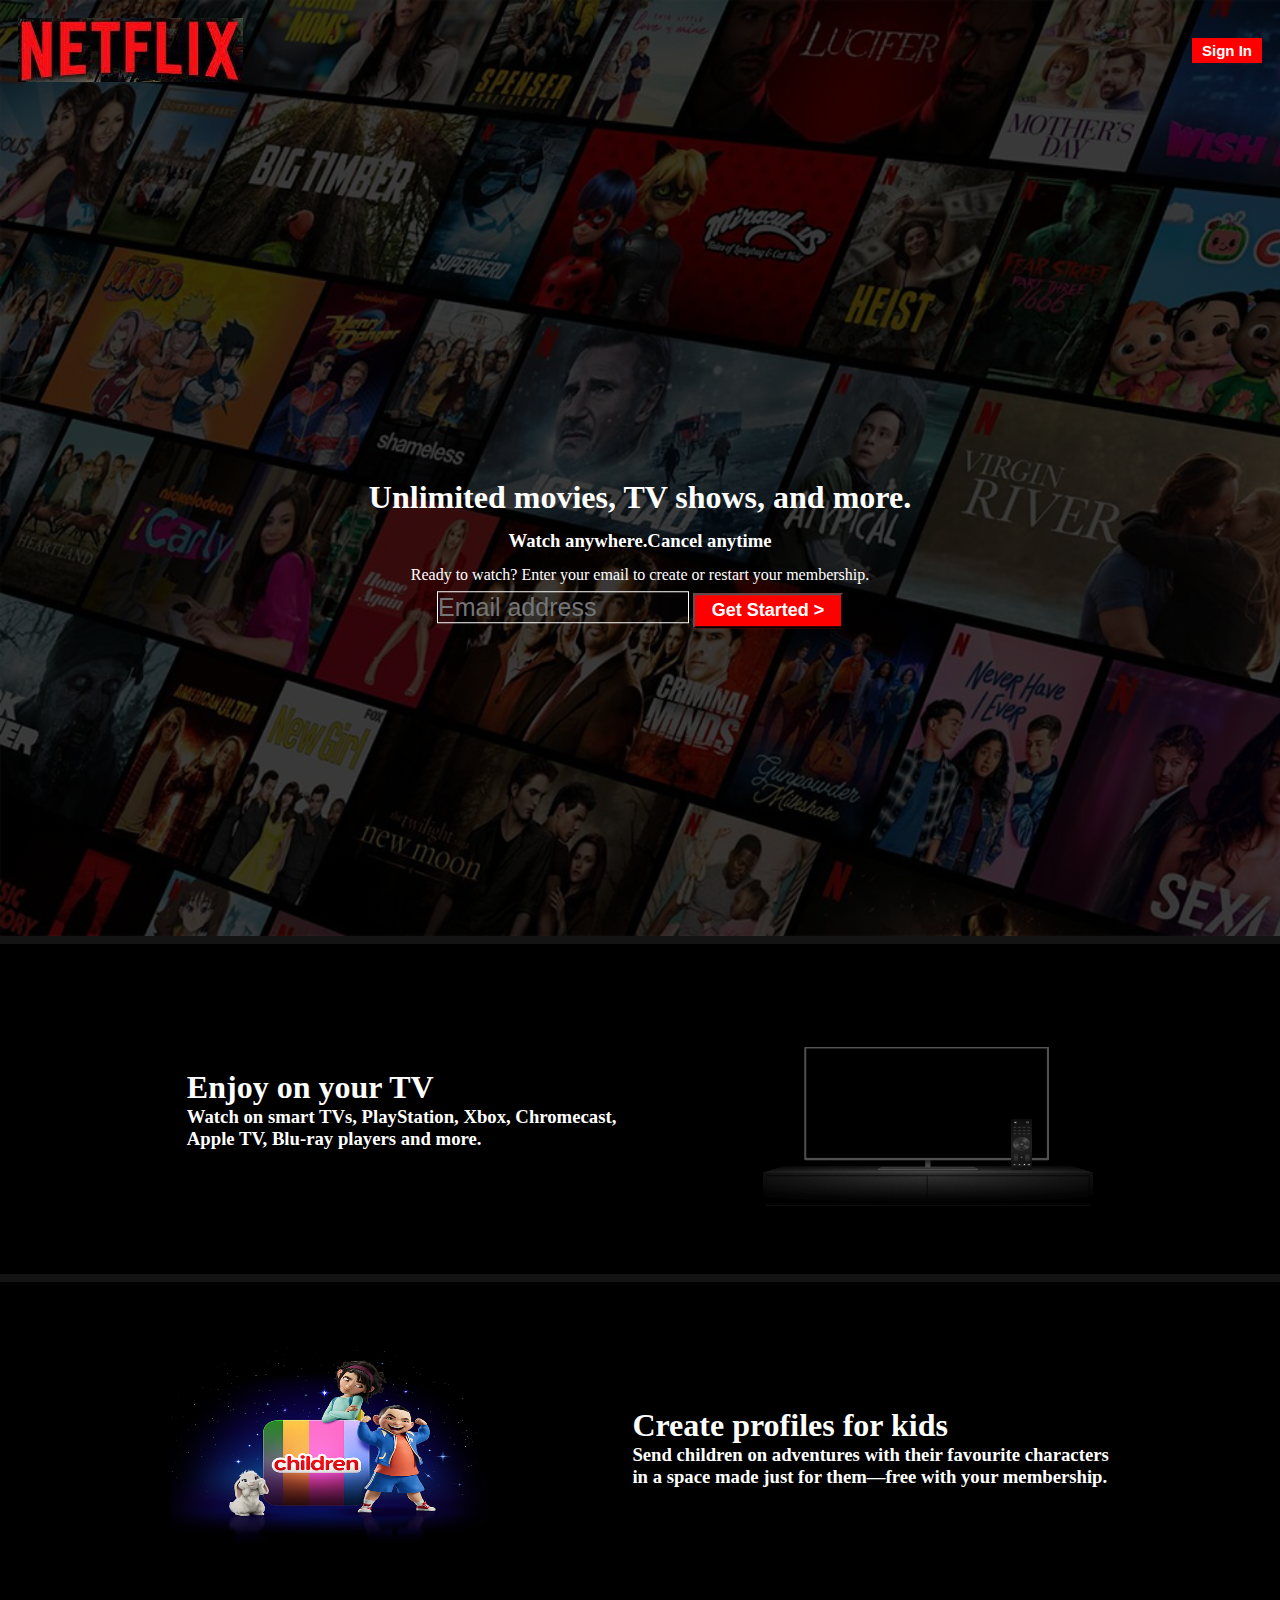
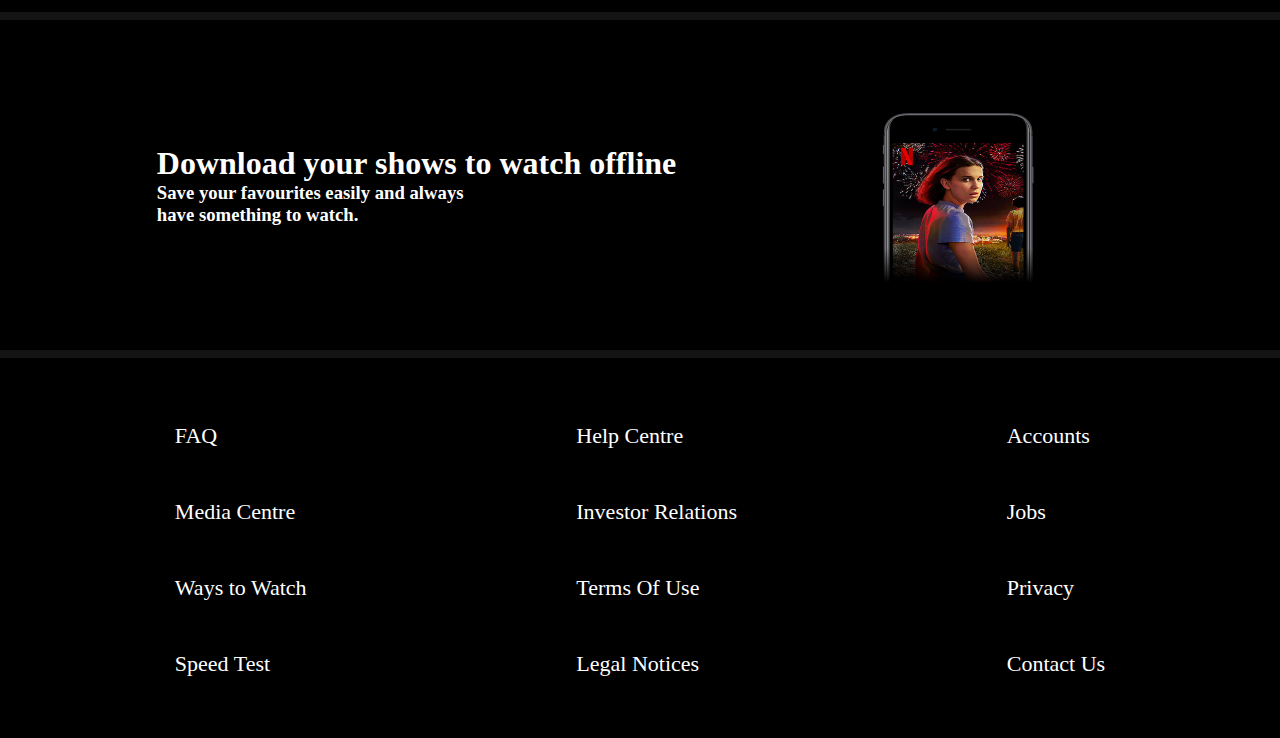
<file: index.html>
<!DOCTYPE html>
<html lang="en">
<head>
    <meta charset="UTF-8">
    <meta name="viewport" content="width=device-width, initial-scale=1.0">
    <title>Document</title>
    <link rel="stylesheet" href="netflix.css">
</head>
<body>
    <div class="header">
        <nav class="nav">
            <img src="logo.jpg"  >
            <div>
                <button class="Button"><b>Sign In</b> </button>
            </div>
        </nav>
        <div class="inside">
         <h1 class="paddin">Unlimited movies, TV shows, and more.</h1>
         <h3 class="paddin">Watch anywhere.Cancel anytime</h3>
         <p class="paddin">Ready to watch? Enter your email to create or restart your 
            membership.
         </p>
         <form action="none" >
            <input type="text" name="email" id="email" class="form" placeholder="Email address">
            <button class="buton"><b>Get Started ></b></button>
         </form>

    

        </div>
        </div>
        
         
    <div class="out">
  
    
            <div>
        <h1 >Enjoy on your TV</h1>
        <h3>Watch on smart TVs, PlayStation, Xbox, Chromecast, <br>Apple
             TV, Blu-ray players and more.</h3>
            </div>
            <div><img src="tv.png" class="im" alt=""></div>
        
    </div>
    <div class="out">
        <div><img src="child.png"class="im" alt=""></div>
    
        <div>
    <h1 >Create profiles for kids</h1>
    <h3>Send children on adventures with their favourite characters <br>in a space made just for 
        them—free with your membership.</h3>
        </div>
       
    
</div>
<div class="out">
  
    
    <div>
<h1 >Download your shows to watch offline</h1>
<h3>Save your favourites easily and always <br>
     have something to watch.</h3>
    </div>
    <div><img src="offline.jpg" class="im"></div>

</div>
<div class="faq">
    <div >
        <ul type="none">
            <li><a href="www.google.com">FAQ</a></li>
            <li><a href="">Media Centre</a></li>
            <li><a href="">Ways to Watch</a></li>
            <li><a href="">Speed Test</a></li>
        </ul>
    </div>
    <div>
        <ul type="none">
            <li><a href="">Help Centre</a></li>
            <li><a href="">Investor Relations</a></li>
            <li><a href="">Terms Of Use</a></li>
            <li><a href="">Legal Notices</a></li>
        </ul>
    </div>
    <div>
        <ul type="none">
            <li><a href="">Accounts</a></li>
            <li><a href="">Jobs</a></li>
            <li><a href="">Privacy</a></li>
            <li><a href="">Contact Us</a></li>
        </ul>
    </div>
</div>
</body>
</html>
</file>
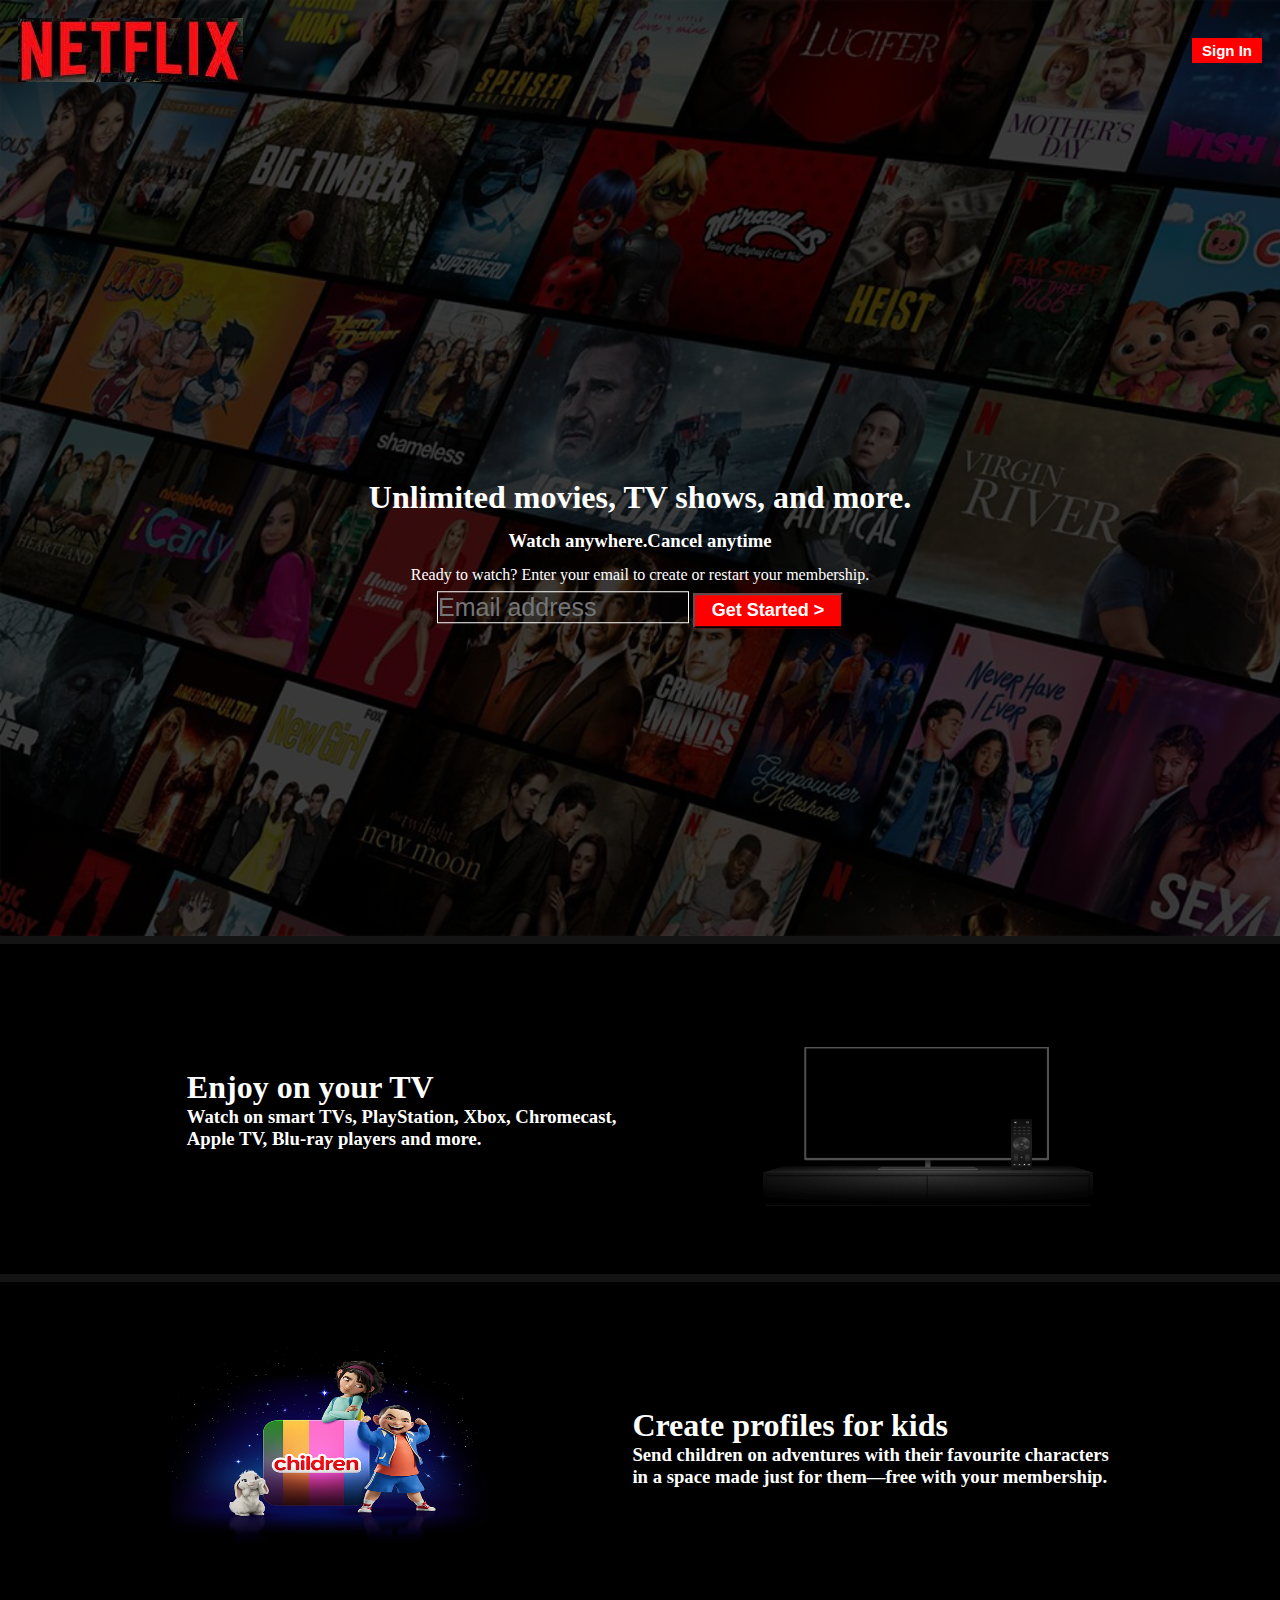
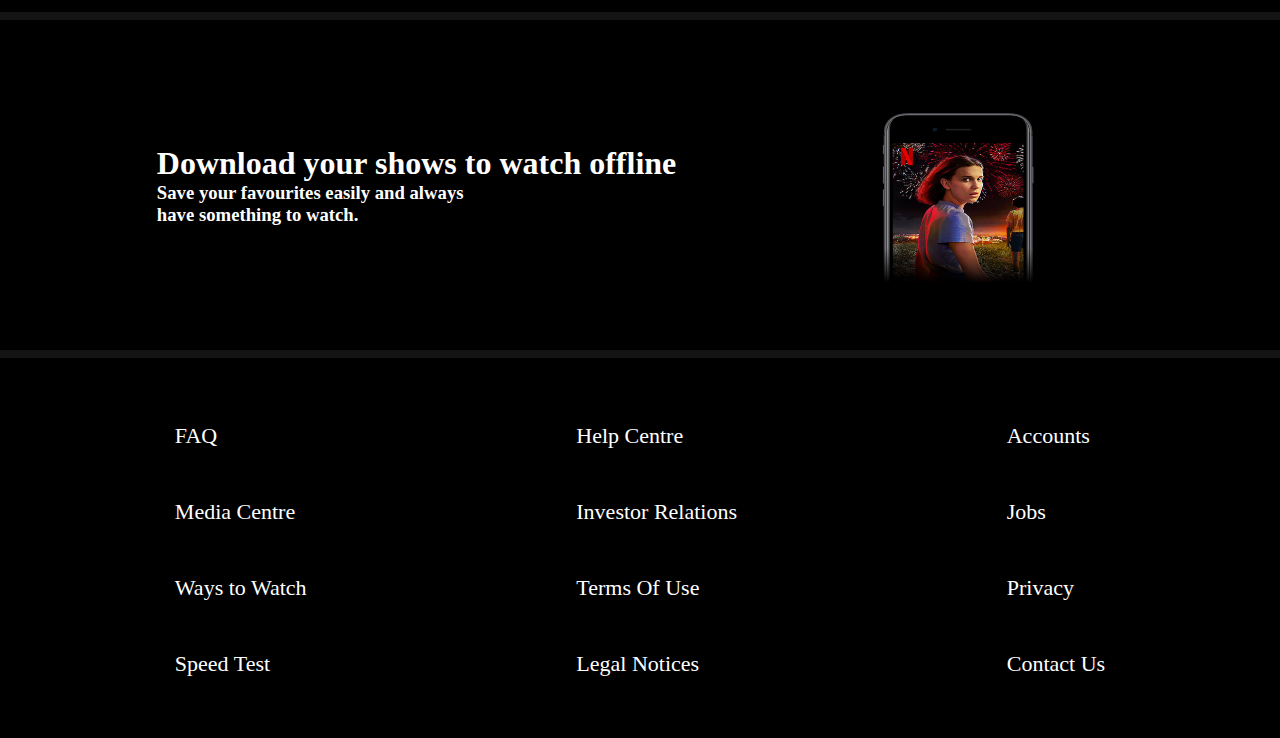
<file: netflix.html>
<!DOCTYPE html>
<html lang="en">
<head>
    <meta charset="UTF-8">
    <meta name="viewport" content="width=device-width, initial-scale=1.0">
    <title>Document</title>
    <link rel="stylesheet" href="netflix.css">
</head>
<body>
    <div class="header">
        <nav class="nav">
            <img src="logo.jpg"  >
            <div>
                <button class="Button"><b>Sign In</b> </button>
            </div>
        </nav>
        <div class="inside">
         <h1 class="paddin">Unlimited movies, TV shows, and more.</h1>
         <h3 class="paddin">Watch anywhere.Cancel anytime</h3>
         <p class="paddin">Ready to watch? Enter your email to create or restart your 
            membership.
         </p>
         <form action="none" >
            <input type="text" name="email" id="email" class="form" placeholder="Email address">
            <button class="buton"><b>Get Started ></b></button>
         </form>

    

        </div>
        </div>
        
         
    <div class="out">
  
    
            <div>
        <h1 >Enjoy on your TV</h1>
        <h3>Watch on smart TVs, PlayStation, Xbox, Chromecast, <br>Apple
             TV, Blu-ray players and more.</h3>
            </div>
            <div><img src="tv.png" class="im" alt=""></div>
        
    </div>
    <div class="out">
        <div><img src="child.png"class="im" alt=""></div>
    
        <div>
    <h1 >Create profiles for kids</h1>
    <h3>Send children on adventures with their favourite characters <br>in a space made just for 
        them—free with your membership.</h3>
        </div>
       
    
</div>
<div class="out">
  
    
    <div>
<h1 >Download your shows to watch offline</h1>
<h3>Save your favourites easily and always <br>
     have something to watch.</h3>
    </div>
    <div><img src="offline.jpg" class="im"></div>

</div>
<div class="faq">
    <div >
        <ul type="none">
            <li><a href="www.google.com">FAQ</a></li>
            <li><a href="">Media Centre</a></li>
            <li><a href="">Ways to Watch</a></li>
            <li><a href="">Speed Test</a></li>
        </ul>
    </div>
    <div>
        <ul type="none">
            <li><a href="">Help Centre</a></li>
            <li><a href="">Investor Relations</a></li>
            <li><a href="">Terms Of Use</a></li>
            <li><a href="">Legal Notices</a></li>
        </ul>
    </div>
    <div>
        <ul type="none">
            <li><a href="">Accounts</a></li>
            <li><a href="">Jobs</a></li>
            <li><a href="">Privacy</a></li>
            <li><a href="">Contact Us</a></li>
        </ul>
    </div>
</div>
</body>
</html>
</file>
<file: netflix.css>
html{
    scrollbar-width: 0;
}
::-webkit-scrollbar{
    display: none;
}
*{
    padding: 0;
    margin: 0;
}
body{
    max-width: 100vw;
}
.header{
    background:linear-gradient(rgba(0,0,0,0.7),rgba(0,0,0,0.7)),url(bgImg.jpg);
    background-size:cover;
    background-repeat: no-repeat;
    /* width: 100vw;height: 100vh; */
    height: 100vh;
    padding: 18px;
    
}
.nav{
    display: flex;
    flex-direction: row;
    align-items: center;
    justify-content: space-between;
    
}
.Button{
background-color: red;
color:white;
font-size: 15px;
border: 0;
outline: 0;
width: 70px;
height: 25px;
cursor: pointer;
}
.inside{
    position: absolute;
    top:50%;left:50%;
    transform:translate(-50%,-50%);
    color:white;
    text-align:center;
    margin-top: 100px;
    width:100%;

}
.form{
    background-color: rgba(19, 18, 18, 0.107);
    color:white;
    height: 30px;
    width: 250px;
    font-size: 25px;
    border: 1px solid white;
}

.buton{
    height: 35px;
    width:150px;
    background-color: red;
    color: white;
    font-size: 18px;
}

.out{
    display: flex;
    flex-direction: row;
     color: white;
     justify-content: space-evenly;
     align-items: center;
    /* width:97vw;*/height:250px;
    padding: 40px;
flex-wrap: nowrap;
    background-color: black;
    border-top: 8px solid rgba(255, 255, 255, 0.078);
   
}

.im{
    width:330px;
    height:200px;
}
.faq{
    display: flex;
    flex-direction: row;
     color: white;
     border-top: 8px solid rgba(255, 255, 255, 0.078);
     justify-content: space-around;
    /* width:97vw;*/height:300px; 
    padding: 40px;
flex-wrap: nowrap;
    background-color: black;
}
a{
    color:white;
    text-decoration: none;
    font-size: 22px;
}

    
li{padding:25px;}
.paddin{
    padding:7px;
}
</file>
